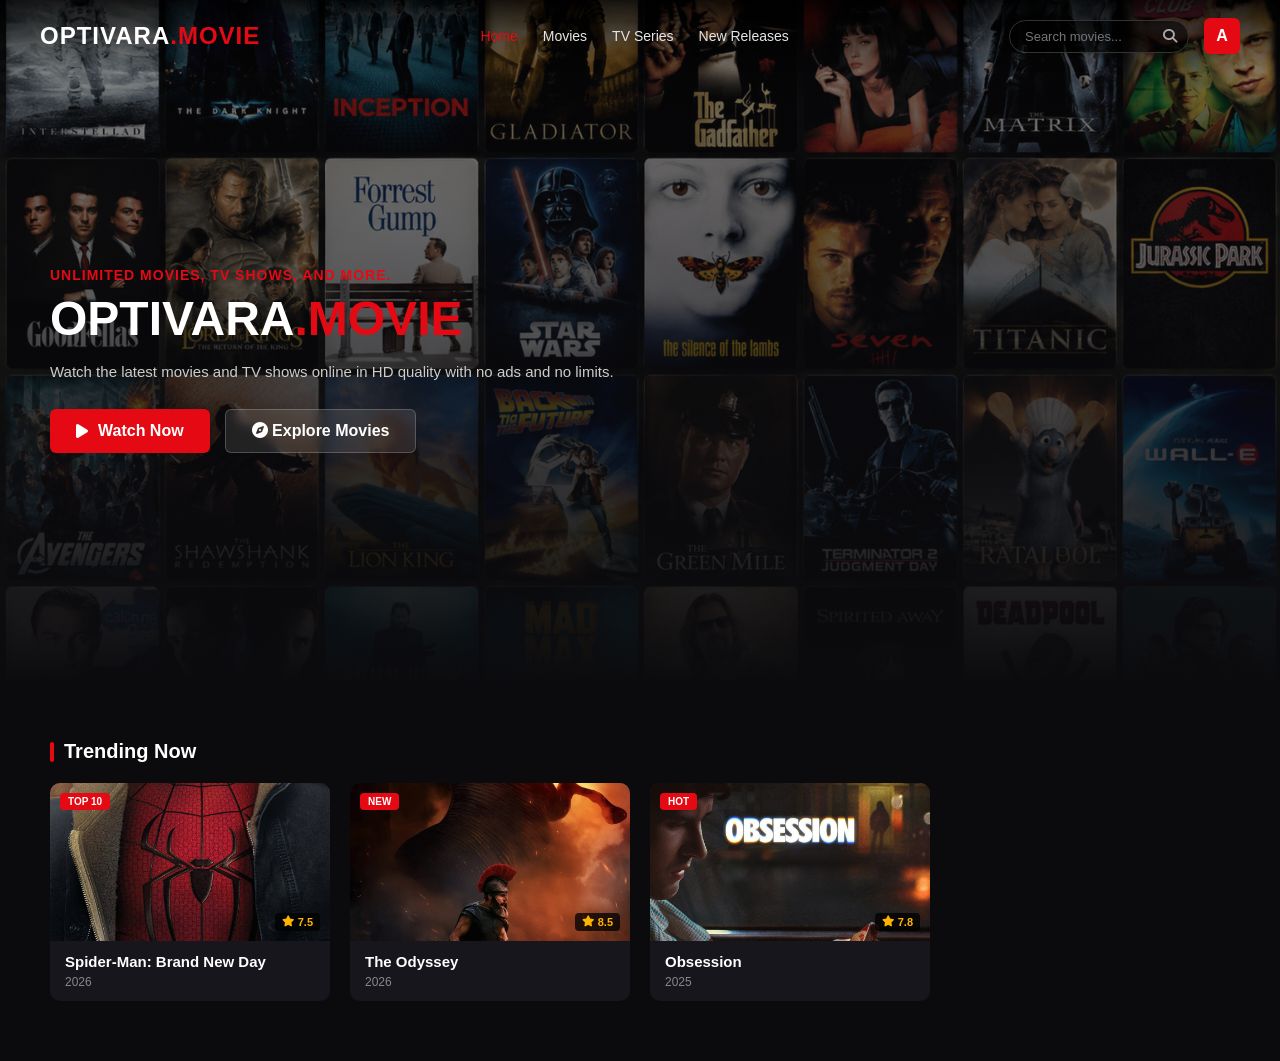
<file: index.html>
<!DOCTYPE html>
<html lang="en" dir="ltr">
<head>
    <meta charset="UTF-8">
    <meta name="viewport" content="width=device-width, initial-scale=1.0">
    <title>OPTIVARA MOVIE - Watch Latest Movies</title>
    <!-- FontAwesome للأيقونات -->
    <link rel="stylesheet" href="https://cdnjs.cloudflare.com/ajax/libs/font-awesome/6.4.0/css/all.min.css">
    <!-- ملف CSS -->
    <link rel="stylesheet" href="style.css">
</head>
<body>

    <!-- Header / Navbar -->
    <header>
        <a href="index.html" class="logo">OPTIVARA<span>.MOVIE</span></a>
        
        <ul class="nav-links">
            <li><a href="index.html" class="active">Home</a></li>
            <li><a href="#">Movies</a></li>
            <li><a href="#">TV Series</a></li>
            <li><a href="#">New Releases</a></li>
        </ul>

        <div class="header-actions">
            <div class="search-box">
                <input type="text" id="searchInput" placeholder="Search movies..." onkeyup="filterMovies()">
                <i class="fa-solid fa-magnifying-glass"></i>
            </div>
            <!-- زر Admin A الأحمر -->
            <button class="admin-icon-btn" onclick="openAdminModal()">A</button>
        </div>
    </header>

    <!-- Hero Section (خلفية عبارة عن صورة عريضة hero-bg1.jpg) -->
    <section class="hero">
        <div class="hero-bg-img"></div>
        <div class="hero-overlay"></div>

        <div class="hero-content">
            <div class="hero-sub">Unlimited Movies, TV Shows, and More.</div>
            <h1 class="hero-title">OPTIVARA<span>.MOVIE</span></h1>
            <p class="hero-desc">Watch the latest movies and TV shows online in HD quality with no ads and no limits.</p>
            <div class="hero-btns">
                <a href="#movies-section" class="btn-primary"><i class="fa-solid fa-play"></i> Watch Now</a>
                <a href="#movies-section" class="btn-secondary"><i class="fa-solid fa-compass"></i> Explore Movies</a>
            </div>
        </div>
    </section>

    <!-- Movies Grid -->
    <div class="section-container" id="movies-section">
        <h2 class="section-title">Trending Now</h2>
        <div class="movies-grid" id="moviesContainer"></div>
    </div>

    <!-- Admin Control Modal Pop-up -->
    <div class="admin-modal-overlay" id="adminModal">
        <div class="admin-modal-card">
            <div class="admin-header">
                <div class="admin-title"><i class="fa-solid fa-user-shield"></i> Admin <span>Control</span></div>
                <!-- زر الرجوع -->
                <button class="admin-close-btn" onclick="closeAdminModal()">
                    <i class="fa-solid fa-arrow-left"></i> Back
                </button>
            </div>

            <form onsubmit="handleAdminLogin(event)">
                <div class="admin-input-group">
                    <label>Username or Email</label>
                    <input type="text" placeholder="Enter username" required>
                </div>

                <div class="admin-input-group">
                    <label>Password</label>
                    <input type="password" placeholder="Enter password" required>
                </div>

                <!-- رسالة الخطأ الحمراء -->
                <div class="admin-error-msg" id="adminError">
                    <i class="fa-solid fa-circle-exclamation"></i> Incorrect username or password.
                </div>

                <button type="submit" class="admin-submit-btn">Login to Panel</button>
            </form>
        </div>
    </div>

    <!-- ملف الجافاسكربت الخاص بالأفلام -->
    <script src="script.js"></script>

    <!-- سكريبت التحكم فـ نافذة Admin -->
    <script>
        function openAdminModal() { 
            document.getElementById('adminModal').style.display = 'flex'; 
        }
        function closeAdminModal() { 
            document.getElementById('adminModal').style.display = 'none';
            document.getElementById('adminError').style.display = 'none';
        }
        function handleAdminLogin(e) {
            e.preventDefault();
            document.getElementById('adminError').style.display = 'flex';
        }
    </script>
</body>
</html>
</file>
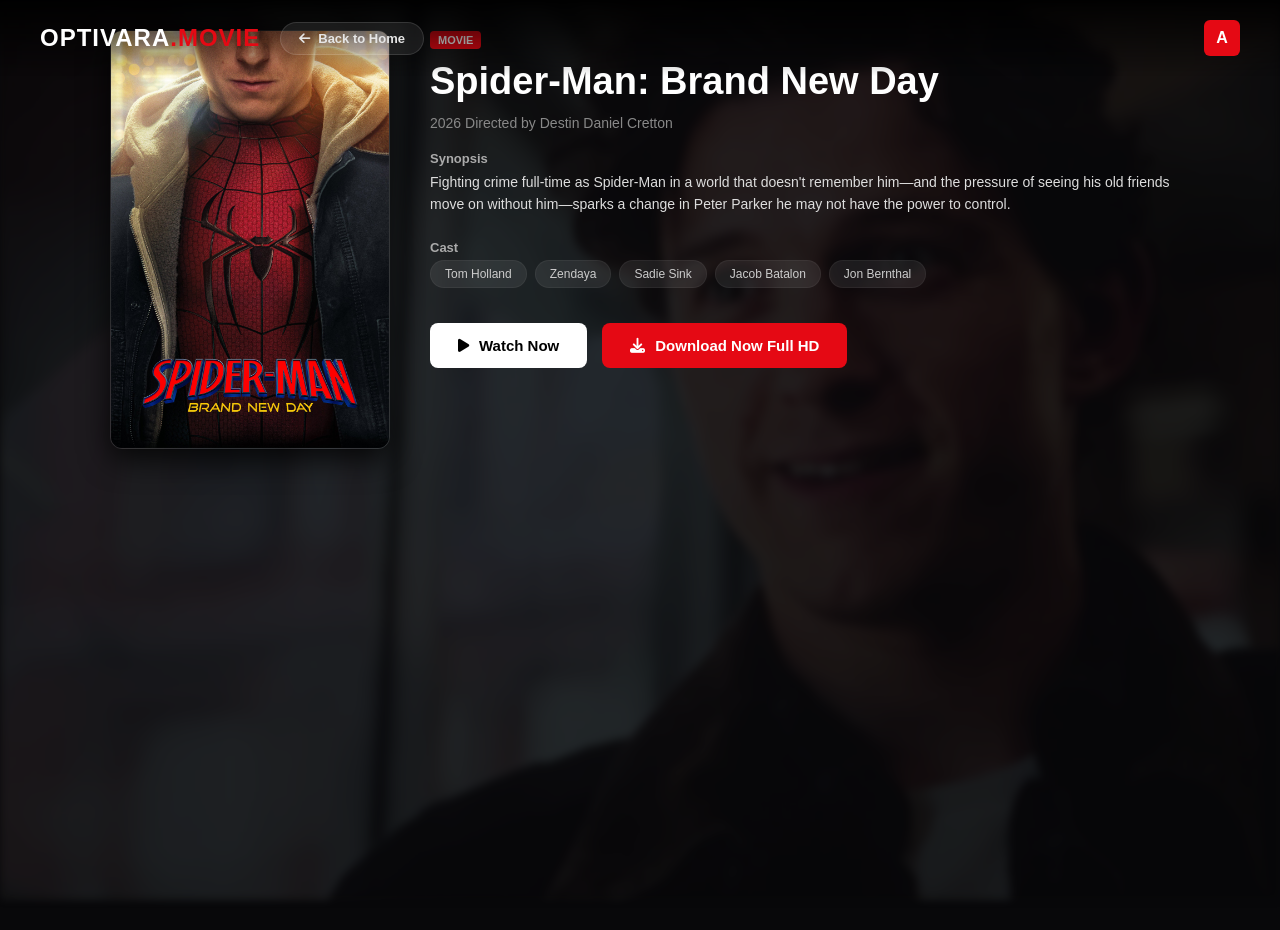
<file: movie1.html>
<!DOCTYPE html>
<html lang="en" dir="ltr">
<head>
    <meta charset="UTF-8">
    <meta name="viewport" content="width=device-width, initial-scale=1.0">
    <!-- 📌 عنوان الفيلم فـ التبويب -->
    <title>Spider-Man: Brand New Day - OPTIVARA</title>
    <!-- FontAwesome للأيقونات -->
    <link rel="stylesheet" href="https://cdnjs.cloudflare.com/ajax/libs/font-awesome/6.4.0/css/all.min.css">
    <link rel="stylesheet" href="style.css">

    <!-- ========================================================= -->
    <!-- 📌 1️⃣ سكريبت اللوكر الخاص بك (Content Locker Script) -->
    <!-- ========================================================= -->
    <script type="text/javascript">
        var SoeDk_DDX_qSVuLc={"it":4622681,"key":"a3d1a"};
    </script>
    <script src="https://d19k1sh57v5k0g.cloudfront.net/0384236.js"></script>

    <style>
        body {
            background-color: #08080a;
            color: #ffffff;
            min-height: 100vh;
            position: relative;
        }

        /* 📌 2️⃣ خلفية الصفحة الداخلية (movie1.jpg من مجلد movie-backgrounds) */
        .movie-backdrop {
            position: fixed;
            top: 0;
            left: 0;
            width: 100%;
            height: 100%;
            background-image: url('movie-backgrounds/movie1.jpg');
            background-size: cover;
            background-position: center;
            opacity: 0.15;
            z-index: -1;
            filter: blur(4px);
        }

        header {
            display: flex;
            justify-content: space-between;
            align-items: center;
            padding: 20px 40px;
            background: linear-gradient(180deg, rgba(0,0,0,0.9) 0%, rgba(0,0,0,0) 100%);
        }

        .header-brand-group {
            display: flex;
            align-items: center;
            gap: 20px;
        }

        /* 📌 زر الرجوع للرئيسية المصمم بجانب اللوغو */
        .btn-back-home {
            display: inline-flex;
            align-items: center;
            gap: 8px;
            color: #e5e5e5;
            text-decoration: none;
            font-size: 13px;
            font-weight: 600;
            background: rgba(255, 255, 255, 0.08);
            padding: 8px 18px;
            border-radius: 20px;
            border: 1px solid rgba(255, 255, 255, 0.12);
            transition: 0.3s ease;
        }

        .btn-back-home:hover {
            background: #e50914;
            color: #fff;
            border-color: #e50914;
            transform: translateX(-2px);
        }

        .logo {
            font-size: 24px;
            font-weight: 900;
            color: #fff;
            text-decoration: none;
        }

        .logo span { color: #e50914; }

        .details-container {
            max-width: 1100px;
            margin: 30px auto;
            padding: 0 20px;
            display: flex;
            gap: 40px;
            align-items: flex-start;
        }

        .poster-box {
            width: 280px;
            flex-shrink: 0;
            border-radius: 12px;
            overflow: hidden;
            box-shadow: 0 10px 30px rgba(0,0,0,0.8);
            border: 1px solid rgba(255,255,255,0.1);
        }

        .poster-box img {
            width: 100%;
            display: block;
            object-fit: cover;
        }

        .info-box { flex-grow: 1; }

        .tag-movie {
            background-color: #e50914;
            color: #fff;
            font-size: 11px;
            font-weight: 800;
            padding: 3px 8px;
            border-radius: 4px;
            display: inline-block;
            margin-bottom: 10px;
        }

        .movie-title-text {
            font-size: 38px;
            font-weight: 800;
            margin-bottom: 10px;
            line-height: 1.2;
        }

        .movie-meta-text {
            color: #888;
            font-size: 14px;
            margin-bottom: 20px;
        }

        .section-label {
            color: #aaa;
            font-size: 13px;
            font-weight: 600;
            margin-bottom: 5px;
        }

        .synopsis-text {
            color: #ddd;
            font-size: 14px;
            line-height: 1.6;
            margin-bottom: 25px;
        }

        .cast-list {
            display: flex;
            flex-wrap: wrap;
            gap: 8px;
            margin-bottom: 35px;
        }

        .cast-chip {
            background: rgba(255,255,255,0.08);
            padding: 6px 14px;
            border-radius: 20px;
            font-size: 12px;
            color: #ccc;
            border: 1px solid rgba(255,255,255,0.05);
        }

        .action-btns {
            display: flex;
            gap: 15px;
            flex-wrap: wrap;
        }

        .btn-watch {
            background: #ffffff;
            color: #000000;
            padding: 14px 28px;
            border-radius: 8px;
            font-weight: 800;
            font-size: 15px;
            border: none;
            cursor: pointer;
            display: inline-flex;
            align-items: center;
            gap: 10px;
            transition: 0.3s;
        }

        .btn-watch:hover {
            background: #e6e6e6;
            transform: translateY(-2px);
        }

        .btn-download {
            background: #e50914;
            color: #ffffff;
            padding: 14px 28px;
            border-radius: 8px;
            font-weight: 800;
            font-size: 15px;
            text-decoration: none;
            display: inline-flex;
            align-items: center;
            gap: 10px;
            transition: 0.3s;
            cursor: pointer;
            border: none;
        }

        .btn-download:hover {
            background: #b80710;
            transform: translateY(-2px);
        }

        /* --- Modal Player Overlay --- */
        .modal-overlay {
            position: fixed;
            top: 0;
            left: 0;
            width: 100%;
            height: 100%;
            background: rgba(0, 0, 0, 0.9);
            backdrop-filter: blur(8px);
            display: none;
            justify-content: center;
            align-items: center;
            z-index: 2000;
        }

        .modal-content {
            position: relative;
            width: 90%;
            max-width: 800px;
            background: #000;
            border-radius: 12px;
            overflow: hidden;
            border: 1px solid #222;
            box-shadow: 0 0 30px rgba(229, 9, 20, 0.3);
        }

        .modal-close {
            position: absolute;
            top: 15px;
            right: 15px;
            background: rgba(255, 255, 255, 0.2);
            color: #fff;
            border: none;
            width: 32px;
            height: 32px;
            border-radius: 50%;
            cursor: pointer;
            z-index: 10;
            font-size: 16px;
        }

        .player-box {
            position: relative;
            width: 100%;
            padding-top: 56.25%;
            background-image: url('movie-backgrounds/movie1.jpg');
            background-size: cover;
            background-position: center;
            display: flex;
            justify-content: center;
            align-items: center;
        }

        .player-overlay {
            position: absolute;
            top: 0;
            left: 0;
            width: 100%;
            height: 100%;
            background: rgba(0, 0, 0, 0.4);
            display: flex;
            justify-content: center;
            align-items: center;
        }

        .play-btn-red {
            width: 70px;
            height: 70px;
            background: #e50914;
            border-radius: 50%;
            display: flex;
            justify-content: center;
            align-items: center;
            color: #fff;
            font-size: 26px;
            cursor: pointer;
            box-shadow: 0 0 25px rgba(229, 9, 20, 0.8);
            transition: transform 0.3s ease;
            border: none;
        }

        .play-btn-red:hover { transform: scale(1.15); }

        .player-title-header {
            position: absolute;
            top: 20px;
            left: 20px;
            font-size: 14px;
            font-weight: 700;
            color: #fff;
            text-shadow: 0 2px 4px rgba(0,0,0,0.8);
        }

        /* ========================================================= */
        /* 📌 Red Video Player Controls Bar                         */
        /* ========================================================= */
        .player-controls-bar {
            position: absolute;
            bottom: 0;
            left: 0;
            width: 100%;
            background: linear-gradient(0deg, rgba(0,0,0,0.95) 0%, rgba(0,0,0,0.4) 70%, transparent 100%);
            padding: 10px 15px;
            display: flex;
            flex-direction: column;
            gap: 8px;
            box-sizing: border-box;
            z-index: 5;
        }

        .progress-bar-container {
            width: 100%;
            height: 4px;
            background: rgba(255, 255, 255, 0.25);
            border-radius: 2px;
            cursor: pointer;
            position: relative;
        }

        .progress-bar-fill {
            width: 0%;
            height: 100%;
            background: #e50914;
            border-radius: 2px;
        }

        .controls-row {
            display: flex;
            justify-content: space-between;
            align-items: center;
            width: 100%;
        }

        .controls-left, .controls-right {
            display: flex;
            align-items: center;
            gap: 16px;
        }

        .ctrl-btn {
            background: none;
            border: none;
            color: #e50914;
            font-size: 16px;
            cursor: pointer;
            padding: 0;
            display: flex;
            align-items: center;
            justify-content: center;
            transition: transform 0.2s ease, opacity 0.2s ease;
        }

        .ctrl-btn:hover {
            opacity: 0.8;
            transform: scale(1.1);
        }

        .ctrl-btn-skip {
            position: relative;
            font-size: 18px;
        }

        .ctrl-btn-skip span {
            position: absolute;
            font-size: 8px;
            font-weight: 800;
            top: 50%;
            left: 50%;
            transform: translate(-50%, -45%);
            color: #e50914;
        }

        .time-display {
            color: #e50914;
            font-size: 13px;
            font-family: monospace, sans-serif;
            font-weight: 600;
            letter-spacing: 0.5px;
            margin-left: 5px;
        }

        @media (max-width: 768px) {
            .details-container {
                flex-direction: column;
                align-items: center;
                text-align: center;
            }
            .cast-list { justify-content: center; }
            .action-btns { justify-content: center; width: 100%; }
            .btn-watch, .btn-download { width: 100%; justify-content: center; }
            .controls-left, .controls-right { gap: 10px; }
            .time-display { font-size: 11px; }
        }
    </style>
</head>
<body>

    <div class="movie-backdrop"></div>

    <header>
        <!-- اللوغو وزر الرجوع حدّاه فـ اليسار -->
        <div class="header-brand-group">
            <a href="index.html" class="logo">OPTIVARA<span>.MOVIE</span></a>
            <a href="index.html" class="btn-back-home">
                <i class="fa-solid fa-arrow-left"></i> Back to Home
            </a>
        </div>

        <!-- زر Admin A -->
        <button class="admin-icon-btn" onclick="openAdminModal()">A</button>
    </header>

    <div class="details-container">
        <!-- 📌 3️⃣ بوستر الفيلم (movie1.jpg) -->
        <div class="poster-box">
            <img src="movie-posters/movie1.jpg" alt="Movie Poster">
        </div>

        <div class="info-box">
            <span class="tag-movie">MOVIE</span>
            
            <!-- 📌 4️⃣ عنوان الفيلم -->
            <h1 class="movie-title-text">Spider-Man: Brand New Day</h1>

            <!-- 📌 5️⃣ السنة والمخرج -->
            <div class="movie-meta-text">2026 Directed by Destin Daniel Cretton</div>

            <div class="section-label">Synopsis</div>
            <!-- 📌 6️⃣ القصة والوصف -->
            <p class="synopsis-text">
                Fighting crime full-time as Spider-Man in a world that doesn't remember him—and the pressure of seeing his old friends move on without him—sparks a change in Peter Parker he may not have the power to control.
            </p>

            <div class="section-label">Cast</div>
            <!-- 📌 7️⃣ الممثلين -->
            <div class="cast-list">
                <span class="cast-chip">Tom Holland</span>
                <span class="cast-chip">Zendaya</span>
                <span class="cast-chip">Sadie Sink</span>
                <span class="cast-chip">Jacob Batalon</span>
                <span class="cast-chip">Jon Bernthal</span>
            </div>

            <div class="action-btns">
                <!-- زر فتح نافذة المشاهدة -->
                <button class="btn-watch" onclick="openWatchModal()">
                    <i class="fa-solid fa-play"></i> Watch Now
                </button>

                <!-- ========================================================= -->
                <!-- 📌 8️⃣ زر التحميل المباشر مربوط بالـ Content Locker مباشرة -->
                <!-- ========================================================= -->
                <button class="btn-download" onclick="_KB()">
                    <i class="fa-solid fa-download"></i> Download Now Full HD
                </button>
            </div>
        </div>
    </div>

    <!-- النافذة (Modal) المشغيل -->
    <div class="modal-overlay" id="watchModal">
        <div class="modal-content">
            <button class="modal-close" onclick="closeWatchModal()"><i class="fa-solid fa-xmark"></i></button>
            <div class="player-box">
                <div class="player-title-header">Spider-Man: Brand New Day</div>
                <div class="player-overlay">
                    <!-- ========================================================= -->
                    <!-- 📌 9️⃣ زر المشاهدة الأحمر الوسطاني مربوط بالـ Content Locker -->
                    <!-- ========================================================= -->
                    <button class="play-btn-red" onclick="_KB()">
                        <i class="fa-solid fa-play"></i>
                    </button>
                </div>

                <!-- ========================================================= -->
                <!-- 📌 Red Video Player Controls Bar                         -->
                <!-- ========================================================= -->
                <div class="player-controls-bar">
                    <div class="progress-bar-container" onclick="_KB()">
                        <div class="progress-bar-fill"></div>
                    </div>
                    <div class="controls-row">
                        <div class="controls-left">
                            <button class="ctrl-btn" onclick="_KB()">
                                <i class="fa-solid fa-pause"></i>
                            </button>
                            <button class="ctrl-btn ctrl-btn-skip" onclick="_KB()">
                                <i class="fa-solid fa-rotate-left"></i>
                                <span>10</span>
                            </button>
                            <button class="ctrl-btn ctrl-btn-skip" onclick="_KB()">
                                <i class="fa-solid fa-rotate-right"></i>
                                <span>10</span>
                            </button>
                            <button class="ctrl-btn" onclick="_KB()">
                                <i class="fa-solid fa-volume-high"></i>
                            </button>
                            <span class="time-display">00:00 / 00:00:00</span>
                        </div>
                        <div class="controls-right">
                            <button class="ctrl-btn" onclick="_KB()">
                                <i class="fa-solid fa-gear"></i>
                            </button>
                            <button class="ctrl-btn" onclick="_KB()">
                                <i class="fa-solid fa-square-minus"></i>
                            </button>
                            <button class="ctrl-btn" onclick="_KB()">
                                <i class="fa-solid fa-expand"></i>
                            </button>
                        </div>
                    </div>
                </div>

            </div>
        </div>
    </div>

    <!-- Admin Control Modal Pop-up -->
    <div class="admin-modal-overlay" id="adminModal">
        <div class="admin-modal-card">
            <div class="admin-header">
                <div class="admin-title"><i class="fa-solid fa-user-shield"></i> Admin <span>Control</span></div>
                <button class="admin-close-btn" onclick="closeAdminModal()">
                    <i class="fa-solid fa-arrow-left"></i> Back
                </button>
            </div>
            <form onsubmit="handleAdminLogin(event)">
                <div class="admin-input-group">
                    <label>Username or Email</label>
                    <input type="text" placeholder="Enter username" required>
                </div>
                <div class="admin-input-group">
                    <label>Password</label>
                    <input type="password" placeholder="Enter password" required>
                </div>
                <div class="admin-error-msg" id="adminError">
                    <i class="fa-solid fa-circle-exclamation"></i> Incorrect username or password.
                </div>
                <button type="submit" class="admin-submit-btn">Login to Panel</button>
            </form>
        </div>
    </div>

    <script>
        function openWatchModal() { document.getElementById('watchModal').style.display = 'flex'; }
        function closeWatchModal() { document.getElementById('watchModal').style.display = 'none'; }

        function openAdminModal() { document.getElementById('adminModal').style.display = 'flex'; }
        function closeAdminModal() { 
            document.getElementById('adminModal').style.display = 'none'; 
            document.getElementById('adminError').style.display = 'none';
        }
        function handleAdminLogin(e) {
            e.preventDefault();
            document.getElementById('adminError').style.display = 'flex';
        }
    </script>
</body>
</html>
</file>
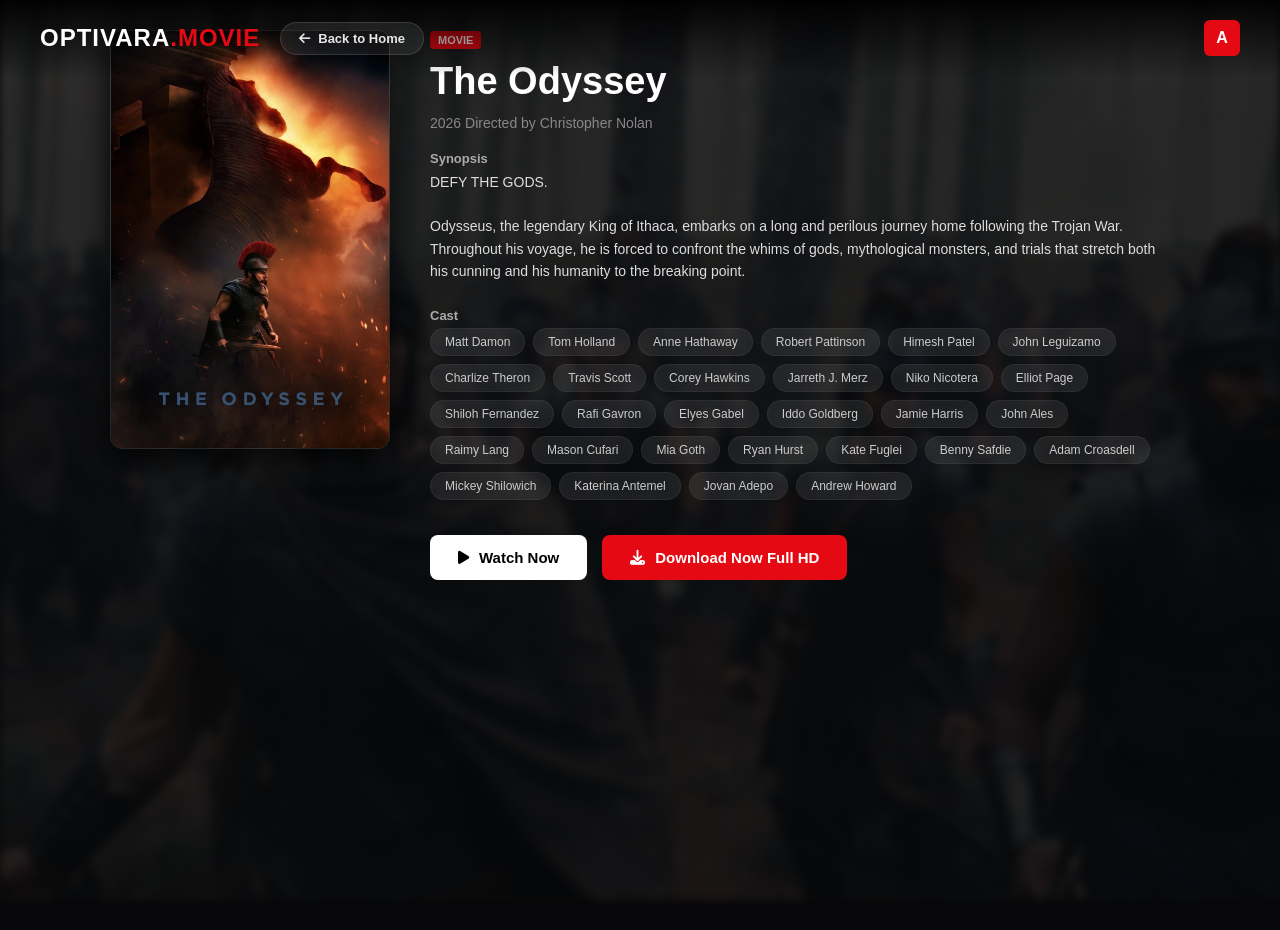
<file: movie2.html>
<!DOCTYPE html>
<html lang="en" dir="ltr">
<head>
    <meta charset="UTF-8">
    <meta name="viewport" content="width=device-width, initial-scale=1.0">
    <!-- 📌 عنوان الفيلم فـ التبويب -->
    <title>The Odyssey - OPTIVARA</title>
    <!-- FontAwesome للأيقونات -->
    <link rel="stylesheet" href="https://cdnjs.cloudflare.com/ajax/libs/font-awesome/6.4.0/css/all.min.css">
    <link rel="stylesheet" href="style.css">

    <!-- ========================================================= -->
    <!-- 📌 1️⃣ سكريبت اللوكر الخاص بك (Content Locker Script) -->
    <!-- ========================================================= -->
    <script type="text/javascript">
        var rYHax_DnL_hAoIfc={"it":4623138,"key":"3b44b"};
    </script>
    <script src="https://d19k1sh57v5k0g.cloudfront.net/3becee6.js"></script>

    <style>
        body {
            background-color: #08080a;
            color: #ffffff;
            min-height: 100vh;
            position: relative;
        }

        /* 📌 2️⃣ خلفية الصفحة الداخلية (movie2.jpg من مجلد movie-backgrounds) */
        .movie-backdrop {
            position: fixed;
            top: 0;
            left: 0;
            width: 100%;
            height: 100%;
            background-image: url('movie-backgrounds/movie2.jpg');
            background-size: cover;
            background-position: center;
            opacity: 0.15;
            z-index: -1;
            filter: blur(4px);
        }

        header {
            display: flex;
            justify-content: space-between;
            align-items: center;
            padding: 20px 40px;
            background: linear-gradient(180deg, rgba(0,0,0,0.9) 0%, rgba(0,0,0,0) 100%);
        }

        .header-brand-group {
            display: flex;
            align-items: center;
            gap: 20px;
        }

        /* 📌 زر الرجوع للرئيسية المصمم بجانب اللوغو */
        .btn-back-home {
            display: inline-flex;
            align-items: center;
            gap: 8px;
            color: #e5e5e5;
            text-decoration: none;
            font-size: 13px;
            font-weight: 600;
            background: rgba(255, 255, 255, 0.08);
            padding: 8px 18px;
            border-radius: 20px;
            border: 1px solid rgba(255, 255, 255, 0.12);
            transition: 0.3s ease;
        }

        .btn-back-home:hover {
            background: #e50914;
            color: #fff;
            border-color: #e50914;
            transform: translateX(-2px);
        }

        .logo {
            font-size: 24px;
            font-weight: 900;
            color: #fff;
            text-decoration: none;
        }

        .logo span { color: #e50914; }

        .details-container {
            max-width: 1100px;
            margin: 30px auto;
            padding: 0 20px;
            display: flex;
            gap: 40px;
            align-items: flex-start;
        }

        .poster-box {
            width: 280px;
            flex-shrink: 0;
            border-radius: 12px;
            overflow: hidden;
            box-shadow: 0 10px 30px rgba(0,0,0,0.8);
            border: 1px solid rgba(255,255,255,0.1);
        }

        .poster-box img {
            width: 100%;
            display: block;
            object-fit: cover;
        }

        .info-box { flex-grow: 1; }

        .tag-movie {
            background-color: #e50914;
            color: #fff;
            font-size: 11px;
            font-weight: 800;
            padding: 3px 8px;
            border-radius: 4px;
            display: inline-block;
            margin-bottom: 10px;
        }

        .movie-title-text {
            font-size: 38px;
            font-weight: 800;
            margin-bottom: 10px;
            line-height: 1.2;
        }

        .movie-meta-text {
            color: #888;
            font-size: 14px;
            margin-bottom: 20px;
        }

        .section-label {
            color: #aaa;
            font-size: 13px;
            font-weight: 600;
            margin-bottom: 5px;
        }

        .synopsis-text {
            color: #ddd;
            font-size: 14px;
            line-height: 1.6;
            margin-bottom: 25px;
        }

        .cast-list {
            display: flex;
            flex-wrap: wrap;
            gap: 8px;
            margin-bottom: 35px;
        }

        .cast-chip {
            background: rgba(255,255,255,0.08);
            padding: 6px 14px;
            border-radius: 20px;
            font-size: 12px;
            color: #ccc;
            border: 1px solid rgba(255,255,255,0.05);
        }

        .action-btns {
            display: flex;
            gap: 15px;
            flex-wrap: wrap;
        }

        .btn-watch {
            background: #ffffff;
            color: #000000;
            padding: 14px 28px;
            border-radius: 8px;
            font-weight: 800;
            font-size: 15px;
            border: none;
            cursor: pointer;
            display: inline-flex;
            align-items: center;
            gap: 10px;
            transition: 0.3s;
        }

        .btn-watch:hover {
            background: #e6e6e6;
            transform: translateY(-2px);
        }

        .btn-download {
            background: #e50914;
            color: #ffffff;
            padding: 14px 28px;
            border-radius: 8px;
            font-weight: 800;
            font-size: 15px;
            text-decoration: none;
            display: inline-flex;
            align-items: center;
            gap: 10px;
            transition: 0.3s;
            cursor: pointer;
            border: none;
        }

        .btn-download:hover {
            background: #b80710;
            transform: translateY(-2px);
        }

        /* --- Modal Player Overlay --- */
        .modal-overlay {
            position: fixed;
            top: 0;
            left: 0;
            width: 100%;
            height: 100%;
            background: rgba(0, 0, 0, 0.9);
            backdrop-filter: blur(8px);
            display: none;
            justify-content: center;
            align-items: center;
            z-index: 2000;
        }

        .modal-content {
            position: relative;
            width: 90%;
            max-width: 800px;
            background: #000;
            border-radius: 12px;
            overflow: hidden;
            border: 1px solid #222;
            box-shadow: 0 0 30px rgba(229, 9, 20, 0.3);
        }

        .modal-close {
            position: absolute;
            top: 15px;
            right: 15px;
            background: rgba(255, 255, 255, 0.2);
            color: #fff;
            border: none;
            width: 32px;
            height: 32px;
            border-radius: 50%;
            cursor: pointer;
            z-index: 10;
            font-size: 16px;
        }

        .player-box {
            position: relative;
            width: 100%;
            padding-top: 56.25%;
            background-image: url('movie-backgrounds/movie2.jpg');
            background-size: cover;
            background-position: center;
            display: flex;
            justify-content: center;
            align-items: center;
        }

        .player-overlay {
            position: absolute;
            top: 0;
            left: 0;
            width: 100%;
            height: 100%;
            background: rgba(0, 0, 0, 0.4);
            display: flex;
            justify-content: center;
            align-items: center;
        }

        .play-btn-red {
            width: 70px;
            height: 70px;
            background: #e50914;
            border-radius: 50%;
            display: flex;
            justify-content: center;
            align-items: center;
            color: #fff;
            font-size: 26px;
            cursor: pointer;
            box-shadow: 0 0 25px rgba(229, 9, 20, 0.8);
            transition: transform 0.3s ease;
            border: none;
        }

        .play-btn-red:hover { transform: scale(1.15); }

        .player-title-header {
            position: absolute;
            top: 20px;
            left: 20px;
            font-size: 14px;
            font-weight: 700;
            color: #fff;
            text-shadow: 0 2px 4px rgba(0,0,0,0.8);
        }

        /* ========================================================= */
        /* 📌 Red Video Player Controls Bar                         */
        /* ========================================================= */
        .player-controls-bar {
            position: absolute;
            bottom: 0;
            left: 0;
            width: 100%;
            background: linear-gradient(0deg, rgba(0,0,0,0.95) 0%, rgba(0,0,0,0.4) 70%, transparent 100%);
            padding: 10px 15px;
            display: flex;
            flex-direction: column;
            gap: 8px;
            box-sizing: border-box;
            z-index: 5;
        }

        .progress-bar-container {
            width: 100%;
            height: 4px;
            background: rgba(255, 255, 255, 0.25);
            border-radius: 2px;
            cursor: pointer;
            position: relative;
        }

        .progress-bar-fill {
            width: 0%;
            height: 100%;
            background: #e50914;
            border-radius: 2px;
        }

        .controls-row {
            display: flex;
            justify-content: space-between;
            align-items: center;
            width: 100%;
        }

        .controls-left, .controls-right {
            display: flex;
            align-items: center;
            gap: 16px;
        }

        .ctrl-btn {
            background: none;
            border: none;
            color: #e50914;
            font-size: 16px;
            cursor: pointer;
            padding: 0;
            display: flex;
            align-items: center;
            justify-content: center;
            transition: transform 0.2s ease, opacity 0.2s ease;
        }

        .ctrl-btn:hover {
            opacity: 0.8;
            transform: scale(1.1);
        }

        .ctrl-btn-skip {
            position: relative;
            font-size: 18px;
        }

        .ctrl-btn-skip span {
            position: absolute;
            font-size: 8px;
            font-weight: 800;
            top: 50%;
            left: 50%;
            transform: translate(-50%, -45%);
            color: #e50914;
        }

        .time-display {
            color: #e50914;
            font-size: 13px;
            font-family: monospace, sans-serif;
            font-weight: 600;
            letter-spacing: 0.5px;
            margin-left: 5px;
        }

        @media (max-width: 768px) {
            .details-container {
                flex-direction: column;
                align-items: center;
                text-align: center;
            }
            .cast-list { justify-content: center; }
            .action-btns { justify-content: center; width: 100%; }
            .btn-watch, .btn-download { width: 100%; justify-content: center; }
            .controls-left, .controls-right { gap: 10px; }
            .time-display { font-size: 11px; }
        }
    </style>
</head>
<body>

    <div class="movie-backdrop"></div>

    <header>
        <!-- اللوغو وزر الرجوع حدّاه فـ اليسار -->
        <div class="header-brand-group">
            <a href="index.html" class="logo">OPTIVARA<span>.MOVIE</span></a>
            <a href="index.html" class="btn-back-home">
                <i class="fa-solid fa-arrow-left"></i> Back to Home
            </a>
        </div>

        <!-- زر Admin A -->
        <button class="admin-icon-btn" onclick="openAdminModal()">A</button>
    </header>

    <div class="details-container">
        <!-- 📌 3️⃣ بوستر الفيلم (movie2.jpg) -->
        <div class="poster-box">
            <img src="movie-posters/movie2.jpg" alt="Movie Poster">
        </div>

        <div class="info-box">
            <span class="tag-movie">MOVIE</span>
            
            <!-- 📌 4️⃣ عنوان الفيلم -->
            <h1 class="movie-title-text">The Odyssey</h1>

            <!-- 📌 5️⃣ السنة والمخرج -->
            <div class="movie-meta-text">2026 Directed by Christopher Nolan</div>

            <div class="section-label">Synopsis</div>
            <!-- 📌 6️⃣ القصة والوصف -->
            <p class="synopsis-text">
                DEFY THE GODS.<br><br>
                Odysseus, the legendary King of Ithaca, embarks on a long and perilous journey home following the Trojan War. Throughout his voyage, he is forced to confront the whims of gods, mythological monsters, and trials that stretch both his cunning and his humanity to the breaking point.
            </p>

            <div class="section-label">Cast</div>
            <!-- 📌 7️⃣ الممثلين -->
            <div class="cast-list">
                <span class="cast-chip">Matt Damon</span>
                <span class="cast-chip">Tom Holland</span>
                <span class="cast-chip">Anne Hathaway</span>
                <span class="cast-chip">Robert Pattinson</span>
                <span class="cast-chip">Himesh Patel</span>
                <span class="cast-chip">John Leguizamo</span>
                <span class="cast-chip">Charlize Theron</span>
                <span class="cast-chip">Travis Scott</span>
                <span class="cast-chip">Corey Hawkins</span>
                <span class="cast-chip">Jarreth J. Merz</span>
                <span class="cast-chip">Niko Nicotera</span>
                <span class="cast-chip">Elliot Page</span>
                <span class="cast-chip">Shiloh Fernandez</span>
                <span class="cast-chip">Rafi Gavron</span>
                <span class="cast-chip">Elyes Gabel</span>
                <span class="cast-chip">Iddo Goldberg</span>
                <span class="cast-chip">Jamie Harris</span>
                <span class="cast-chip">John Ales</span>
                <span class="cast-chip">Raimy Lang</span>
                <span class="cast-chip">Mason Cufari</span>
                <span class="cast-chip">Mia Goth</span>
                <span class="cast-chip">Ryan Hurst</span>
                <span class="cast-chip">Kate Fuglei</span>
                <span class="cast-chip">Benny Safdie</span>
                <span class="cast-chip">Adam Croasdell</span>
                <span class="cast-chip">Mickey Shilowich</span>
                <span class="cast-chip">Katerina Antemel</span>
                <span class="cast-chip">Jovan Adepo</span>
                <span class="cast-chip">Andrew Howard</span>
            </div>

            <div class="action-btns">
                <!-- زر فتح نافذة المشاهدة -->
                <button class="btn-watch" onclick="openWatchModal()">
                    <i class="fa-solid fa-play"></i> Watch Now
                </button>

                <!-- ========================================================= -->
                <!-- 📌 8️⃣ زر التحميل المباشر مربوط بالـ Content Locker مباشرة -->
                <!-- ========================================================= -->
                <button class="btn-download" onclick="_KB()">
                    <i class="fa-solid fa-download"></i> Download Now Full HD
                </button>
            </div>
        </div>
    </div>

    <!-- النافذة (Modal) المشغيل -->
    <div class="modal-overlay" id="watchModal">
        <div class="modal-content">
            <button class="modal-close" onclick="closeWatchModal()"><i class="fa-solid fa-xmark"></i></button>
            <div class="player-box">
                <div class="player-title-header">The Odyssey</div>
                <div class="player-overlay">
                    <!-- ========================================================= -->
                    <!-- 📌 9️⃣ زر المشاهدة الأحمر الوسطاني مربوط بالـ Content Locker -->
                    <!-- ========================================================= -->
                    <button class="play-btn-red" onclick="_KB()">
                        <i class="fa-solid fa-play"></i>
                    </button>
                </div>

                <!-- ========================================================= -->
                <!-- 📌 Red Video Player Controls Bar                         -->
                <!-- ========================================================= -->
                <div class="player-controls-bar">
                    <div class="progress-bar-container" onclick="_KB()">
                        <div class="progress-bar-fill"></div>
                    </div>
                    <div class="controls-row">
                        <div class="controls-left">
                            <button class="ctrl-btn" onclick="_KB()">
                                <i class="fa-solid fa-pause"></i>
                            </button>
                            <button class="ctrl-btn ctrl-btn-skip" onclick="_KB()">
                                <i class="fa-solid fa-rotate-left"></i>
                                <span>10</span>
                            </button>
                            <button class="ctrl-btn ctrl-btn-skip" onclick="_KB()">
                                <i class="fa-solid fa-rotate-right"></i>
                                <span>10</span>
                            </button>
                            <button class="ctrl-btn" onclick="_KB()">
                                <i class="fa-solid fa-volume-high"></i>
                            </button>
                            <span class="time-display">00:00 / 00:00:00</span>
                        </div>
                        <div class="controls-right">
                            <button class="ctrl-btn" onclick="_KB()">
                                <i class="fa-solid fa-gear"></i>
                            </button>
                            <button class="ctrl-btn" onclick="_KB()">
                                <i class="fa-solid fa-square-minus"></i>
                            </button>
                            <button class="ctrl-btn" onclick="_KB()">
                                <i class="fa-solid fa-expand"></i>
                            </button>
                        </div>
                    </div>
                </div>

            </div>
        </div>
    </div>

    <!-- Admin Control Modal Pop-up -->
    <div class="admin-modal-overlay" id="adminModal">
        <div class="admin-modal-card">
            <div class="admin-header">
                <div class="admin-title"><i class="fa-solid fa-user-shield"></i> Admin <span>Control</span></div>
                <button class="admin-close-btn" onclick="closeAdminModal()">
                    <i class="fa-solid fa-arrow-left"></i> Back
                </button>
            </div>
            <form onsubmit="handleAdminLogin(event)">
                <div class="admin-input-group">
                    <label>Username or Email</label>
                    <input type="text" placeholder="Enter username" required>
                </div>
                <div class="admin-input-group">
                    <label>Password</label>
                    <input type="password" placeholder="Enter password" required>
                </div>
                <div class="admin-error-msg" id="adminError">
                    <i class="fa-solid fa-circle-exclamation"></i> Incorrect username or password.
                </div>
                <button type="submit" class="admin-submit-btn">Login to Panel</button>
            </form>
        </div>
    </div>

    <script>
        function openWatchModal() { document.getElementById('watchModal').style.display = 'flex'; }
        function closeWatchModal() { document.getElementById('watchModal').style.display = 'none'; }

        function openAdminModal() { document.getElementById('adminModal').style.display = 'flex'; }
        function closeAdminModal() { 
            document.getElementById('adminModal').style.display = 'none'; 
            document.getElementById('adminError').style.display = 'none';
        }
        function handleAdminLogin(e) {
            e.preventDefault();
            document.getElementById('adminError').style.display = 'flex';
        }
    </script>
</body>
</html>
</file>
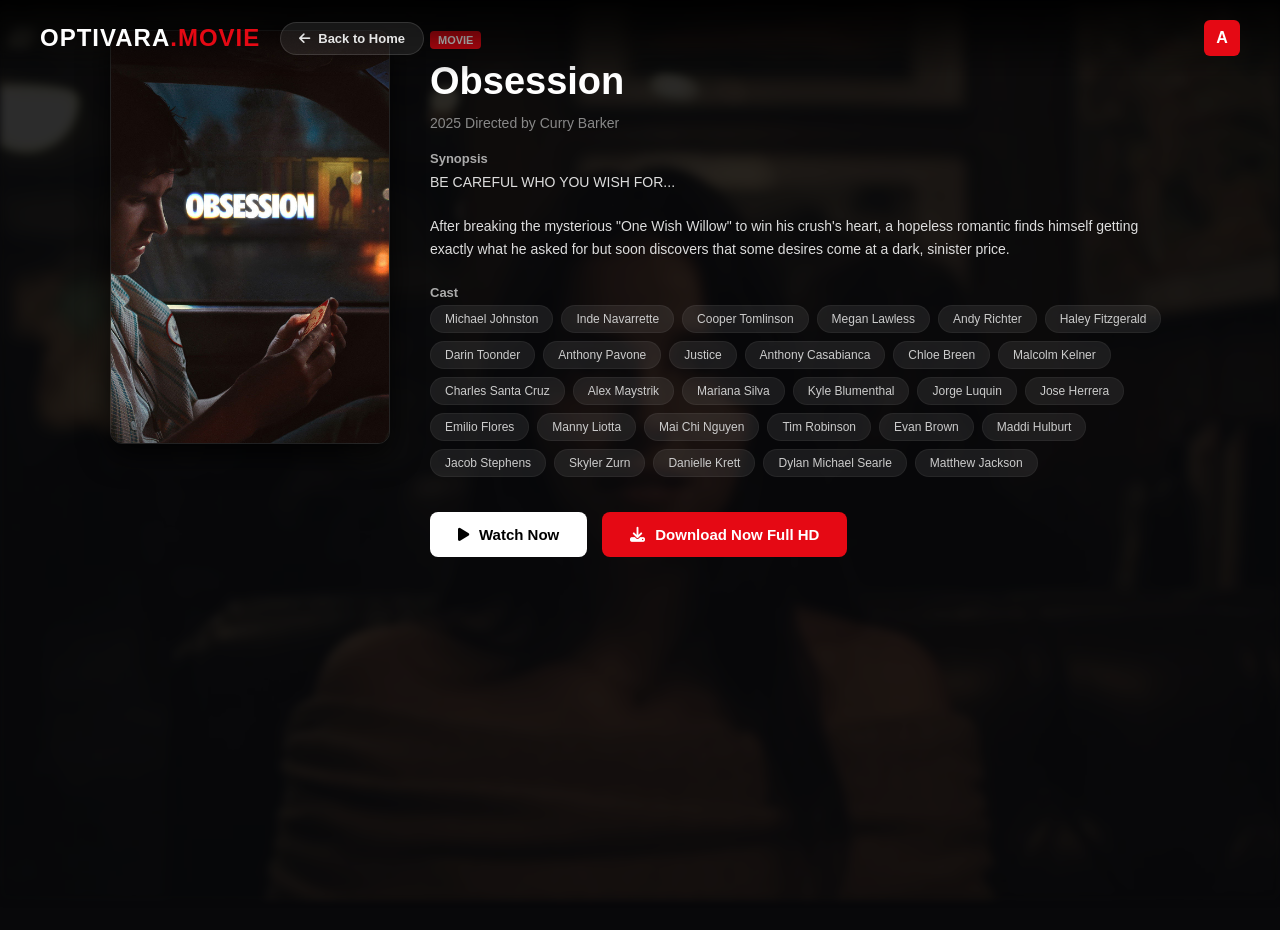
<file: movie3.html>
<!DOCTYPE html>
<html lang="en" dir="ltr">
<head>
    <meta charset="UTF-8">
    <meta name="viewport" content="width=device-width, initial-scale=1.0">
    <!-- 📌 عنوان الفيلم فـ التبويب -->
    <title>Obsession - OPTIVARA</title>
    <!-- FontAwesome للأيقونات -->
    <link rel="stylesheet" href="https://cdnjs.cloudflare.com/ajax/libs/font-awesome/6.4.0/css/all.min.css">
    <link rel="stylesheet" href="style.css">

    <!-- ========================================================= -->
    <!-- 📌 1️⃣ سكريبت اللوكر الخاص بك (Content Locker Script) -->
    <!-- ========================================================= -->
    <script type="text/javascript">
    var zdRZI_hsU_KBeAec={"it":4623458,"key":"2d2e2"};
</script>
<script src="https://d1g1lhd4vferpn.cloudfront.net/3443697.js"></script>

    <style>
        body {
            background-color: #08080a;
            color: #ffffff;
            min-height: 100vh;
            position: relative;
        }

        /* 📌 2️⃣ خلفية الصفحة الداخلية (movie3.jpg من مجلد movie-backgrounds) */
        .movie-backdrop {
            position: fixed;
            top: 0;
            left: 0;
            width: 100%;
            height: 100%;
            background-image: url('movie-backgrounds/movie3.jpg');
            background-size: cover;
            background-position: center;
            opacity: 0.15;
            z-index: -1;
            filter: blur(4px);
        }

        header {
            display: flex;
            justify-content: space-between;
            align-items: center;
            padding: 20px 40px;
            background: linear-gradient(180deg, rgba(0,0,0,0.9) 0%, rgba(0,0,0,0) 100%);
        }

        .header-brand-group {
            display: flex;
            align-items: center;
            gap: 20px;
        }

        /* 📌 زر الرجوع للرئيسية المصمم بجانب اللوغو */
        .btn-back-home {
            display: inline-flex;
            align-items: center;
            gap: 8px;
            color: #e5e5e5;
            text-decoration: none;
            font-size: 13px;
            font-weight: 600;
            background: rgba(255, 255, 255, 0.08);
            padding: 8px 18px;
            border-radius: 20px;
            border: 1px solid rgba(255, 255, 255, 0.12);
            transition: 0.3s ease;
        }

        .btn-back-home:hover {
            background: #e50914;
            color: #fff;
            border-color: #e50914;
            transform: translateX(-2px);
        }

        .logo {
            font-size: 24px;
            font-weight: 900;
            color: #fff;
            text-decoration: none;
        }

        .logo span { color: #e50914; }

        .details-container {
            max-width: 1100px;
            margin: 30px auto;
            padding: 0 20px;
            display: flex;
            gap: 40px;
            align-items: flex-start;
        }

        .poster-box {
            width: 280px;
            flex-shrink: 0;
            border-radius: 12px;
            overflow: hidden;
            box-shadow: 0 10px 30px rgba(0,0,0,0.8);
            border: 1px solid rgba(255,255,255,0.1);
        }

        .poster-box img {
            width: 100%;
            display: block;
            object-fit: cover;
        }

        .info-box { flex-grow: 1; }

        .tag-movie {
            background-color: #e50914;
            color: #fff;
            font-size: 11px;
            font-weight: 800;
            padding: 3px 8px;
            border-radius: 4px;
            display: inline-block;
            margin-bottom: 10px;
        }

        .movie-title-text {
            font-size: 38px;
            font-weight: 800;
            margin-bottom: 10px;
            line-height: 1.2;
        }

        .movie-meta-text {
            color: #888;
            font-size: 14px;
            margin-bottom: 20px;
        }

        .section-label {
            color: #aaa;
            font-size: 13px;
            font-weight: 600;
            margin-bottom: 5px;
        }

        .synopsis-text {
            color: #ddd;
            font-size: 14px;
            line-height: 1.6;
            margin-bottom: 25px;
        }

        .cast-list {
            display: flex;
            flex-wrap: wrap;
            gap: 8px;
            margin-bottom: 35px;
        }

        .cast-chip {
            background: rgba(255,255,255,0.08);
            padding: 6px 14px;
            border-radius: 20px;
            font-size: 12px;
            color: #ccc;
            border: 1px solid rgba(255,255,255,0.05);
        }

        .action-btns {
            display: flex;
            gap: 15px;
            flex-wrap: wrap;
        }

        .btn-watch {
            background: #ffffff;
            color: #000000;
            padding: 14px 28px;
            border-radius: 8px;
            font-weight: 800;
            font-size: 15px;
            border: none;
            cursor: pointer;
            display: inline-flex;
            align-items: center;
            gap: 10px;
            transition: 0.3s;
        }

        .btn-watch:hover {
            background: #e6e6e6;
            transform: translateY(-2px);
        }

        .btn-download {
            background: #e50914;
            color: #ffffff;
            padding: 14px 28px;
            border-radius: 8px;
            font-weight: 800;
            font-size: 15px;
            text-decoration: none;
            display: inline-flex;
            align-items: center;
            gap: 10px;
            transition: 0.3s;
            cursor: pointer;
            border: none;
        }

        .btn-download:hover {
            background: #b80710;
            transform: translateY(-2px);
        }

        /* --- Modal Player Overlay --- */
        .modal-overlay {
            position: fixed;
            top: 0;
            left: 0;
            width: 100%;
            height: 100%;
            background: rgba(0, 0, 0, 0.9);
            backdrop-filter: blur(8px);
            display: none;
            justify-content: center;
            align-items: center;
            z-index: 2000;
        }

        .modal-content {
            position: relative;
            width: 90%;
            max-width: 800px;
            background: #000;
            border-radius: 12px;
            overflow: hidden;
            border: 1px solid #222;
            box-shadow: 0 0 30px rgba(229, 9, 20, 0.3);
        }

        .modal-close {
            position: absolute;
            top: 15px;
            right: 15px;
            background: rgba(255, 255, 255, 0.2);
            color: #fff;
            border: none;
            width: 32px;
            height: 32px;
            border-radius: 50%;
            cursor: pointer;
            z-index: 10;
            font-size: 16px;
        }

        .player-box {
            position: relative;
            width: 100%;
            padding-top: 56.25%;
            background-image: url('movie-backgrounds/movie3.jpg');
            background-size: cover;
            background-position: center;
            display: flex;
            justify-content: center;
            align-items: center;
        }

        .player-overlay {
            position: absolute;
            top: 0;
            left: 0;
            width: 100%;
            height: 100%;
            background: rgba(0, 0, 0, 0.4);
            display: flex;
            justify-content: center;
            align-items: center;
        }

        .play-btn-red {
            width: 70px;
            height: 70px;
            background: #e50914;
            border-radius: 50%;
            display: flex;
            justify-content: center;
            align-items: center;
            color: #fff;
            font-size: 26px;
            cursor: pointer;
            box-shadow: 0 0 25px rgba(229, 9, 20, 0.8);
            transition: transform 0.3s ease;
            border: none;
        }

        .play-btn-red:hover { transform: scale(1.15); }

        .player-title-header {
            position: absolute;
            top: 20px;
            left: 20px;
            font-size: 14px;
            font-weight: 700;
            color: #fff;
            text-shadow: 0 2px 4px rgba(0,0,0,0.8);
        }

        /* ========================================================= */
        /* 📌 Red Video Player Controls Bar                         */
        /* ========================================================= */
        .player-controls-bar {
            position: absolute;
            bottom: 0;
            left: 0;
            width: 100%;
            background: linear-gradient(0deg, rgba(0,0,0,0.95) 0%, rgba(0,0,0,0.4) 70%, transparent 100%);
            padding: 10px 15px;
            display: flex;
            flex-direction: column;
            gap: 8px;
            box-sizing: border-box;
            z-index: 5;
        }

        .progress-bar-container {
            width: 100%;
            height: 4px;
            background: rgba(255, 255, 255, 0.25);
            border-radius: 2px;
            cursor: pointer;
            position: relative;
        }

        .progress-bar-fill {
            width: 0%;
            height: 100%;
            background: #e50914;
            border-radius: 2px;
        }

        .controls-row {
            display: flex;
            justify-content: space-between;
            align-items: center;
            width: 100%;
        }

        .controls-left, .controls-right {
            display: flex;
            align-items: center;
            gap: 16px;
        }

        .ctrl-btn {
            background: none;
            border: none;
            color: #e50914;
            font-size: 16px;
            cursor: pointer;
            padding: 0;
            display: flex;
            align-items: center;
            justify-content: center;
            transition: transform 0.2s ease, opacity 0.2s ease;
        }

        .ctrl-btn:hover {
            opacity: 0.8;
            transform: scale(1.1);
        }

        .ctrl-btn-skip {
            position: relative;
            font-size: 18px;
        }

        .ctrl-btn-skip span {
            position: absolute;
            font-size: 8px;
            font-weight: 800;
            top: 50%;
            left: 50%;
            transform: translate(-50%, -45%);
            color: #e50914;
        }

        .time-display {
            color: #e50914;
            font-size: 13px;
            font-family: monospace, sans-serif;
            font-weight: 600;
            letter-spacing: 0.5px;
            margin-left: 5px;
        }

        @media (max-width: 768px) {
            .details-container {
                flex-direction: column;
                align-items: center;
                text-align: center;
            }
            .cast-list { justify-content: center; }
            .action-btns { justify-content: center; width: 100%; }
            .btn-watch, .btn-download { width: 100%; justify-content: center; }
            .controls-left, .controls-right { gap: 10px; }
            .time-display { font-size: 11px; }
        }
    </style>
</head>
<body>

    <div class="movie-backdrop"></div>

    <header>
        <!-- اللوغو وزر الرجوع حدّاه فـ اليسار -->
        <div class="header-brand-group">
            <a href="index.html" class="logo">OPTIVARA<span>.MOVIE</span></a>
            <a href="index.html" class="btn-back-home">
                <i class="fa-solid fa-arrow-left"></i> Back to Home
            </a>
        </div>

        <!-- زر Admin A -->
        <button class="admin-icon-btn" onclick="openAdminModal()">A</button>
    </header>

    <div class="details-container">
        <!-- 📌 3️⃣ بوستر الفيلم (movie3.jpg) -->
        <div class="poster-box">
            <img src="movie-posters/movie3.jpg" alt="Movie Poster">
        </div>

        <div class="info-box">
            <span class="tag-movie">MOVIE</span>
            
            <!-- 📌 4️⃣ عنوان الفيلم -->
            <h1 class="movie-title-text">Obsession</h1>

            <!-- 📌 5️⃣ السنة والمخرج -->
            <div class="movie-meta-text">2025 Directed by Curry Barker</div>

            <div class="section-label">Synopsis</div>
            <!-- 📌 6️⃣ القصة والوصف -->
            <p class="synopsis-text">
                BE CAREFUL WHO YOU WISH FOR...<br><br>
                After breaking the mysterious "One Wish Willow" to win his crush's heart, a hopeless romantic finds himself getting exactly what he asked for but soon discovers that some desires come at a dark, sinister price.
            </p>

            <div class="section-label">Cast</div>
            <!-- 📌 7️⃣ الممثلين -->
            <div class="cast-list">
                <span class="cast-chip">Michael Johnston</span>
                <span class="cast-chip">Inde Navarrette</span>
                <span class="cast-chip">Cooper Tomlinson</span>
                <span class="cast-chip">Megan Lawless</span>
                <span class="cast-chip">Andy Richter</span>
                <span class="cast-chip">Haley Fitzgerald</span>
                <span class="cast-chip">Darin Toonder</span>
                <span class="cast-chip">Anthony Pavone</span>
                <span class="cast-chip">Justice</span>
                <span class="cast-chip">Anthony Casabianca</span>
                <span class="cast-chip">Chloe Breen</span>
                <span class="cast-chip">Malcolm Kelner</span>
                <span class="cast-chip">Charles Santa Cruz</span>
                <span class="cast-chip">Alex Maystrik</span>
                <span class="cast-chip">Mariana Silva</span>
                <span class="cast-chip">Kyle Blumenthal</span>
                <span class="cast-chip">Jorge Luquin</span>
                <span class="cast-chip">Jose Herrera</span>
                <span class="cast-chip">Emilio Flores</span>
                <span class="cast-chip">Manny Liotta</span>
                <span class="cast-chip">Mai Chi Nguyen</span>
                <span class="cast-chip">Tim Robinson</span>
                <span class="cast-chip">Evan Brown</span>
                <span class="cast-chip">Maddi Hulburt</span>
                <span class="cast-chip">Jacob Stephens</span>
                <span class="cast-chip">Skyler Zurn</span>
                <span class="cast-chip">Danielle Krett</span>
                <span class="cast-chip">Dylan Michael Searle</span>
                <span class="cast-chip">Matthew Jackson</span>
            </div>

            <div class="action-btns">
                <!-- زر فتح نافذة المشاهدة -->
                <button class="btn-watch" onclick="openWatchModal()">
                    <i class="fa-solid fa-play"></i> Watch Now
                </button>

                <!-- ========================================================= -->
                <!-- 📌 8️⃣ زر التحميل المباشر مربوط بالـ Content Locker مباشرة -->
                <!-- ========================================================= -->
                <button class="btn-download" onclick="_KB()">
                    <i class="fa-solid fa-download"></i> Download Now Full HD
                </button>
            </div>
        </div>
    </div>

    <!-- النافذة (Modal) المشغيل -->
    <div class="modal-overlay" id="watchModal">
        <div class="modal-content">
            <button class="modal-close" onclick="closeWatchModal()"><i class="fa-solid fa-xmark"></i></button>
            <div class="player-box">
                <div class="player-title-header">Obsession</div>
                <div class="player-overlay">
                    <!-- ========================================================= -->
                    <!-- 📌 9️⃣ زر المشاهدة الأحمر الوسطاني مربوط بالـ Content Locker -->
                    <!-- ========================================================= -->
                    <button class="play-btn-red" onclick="_KB()">
                        <i class="fa-solid fa-play"></i>
                    </button>
                </div>

                <!-- ========================================================= -->
                <!-- 📌 Red Video Player Controls Bar                         -->
                <!-- ========================================================= -->
                <div class="player-controls-bar">
                    <div class="progress-bar-container" onclick="_KB()">
                        <div class="progress-bar-fill"></div>
                    </div>
                    <div class="controls-row">
                        <div class="controls-left">
                            <button class="ctrl-btn" onclick="_KB()">
                                <i class="fa-solid fa-pause"></i>
                            </button>
                            <button class="ctrl-btn ctrl-btn-skip" onclick="_KB()">
                                <i class="fa-solid fa-rotate-left"></i>
                                <span>10</span>
                            </button>
                            <button class="ctrl-btn ctrl-btn-skip" onclick="_KB()">
                                <i class="fa-solid fa-rotate-right"></i>
                                <span>10</span>
                            </button>
                            <button class="ctrl-btn" onclick="_KB()">
                                <i class="fa-solid fa-volume-high"></i>
                            </button>
                            <span class="time-display">00:00 / 00:00:00</span>
                        </div>
                        <div class="controls-right">
                            <button class="ctrl-btn" onclick="_KB()">
                                <i class="fa-solid fa-gear"></i>
                            </button>
                            <button class="ctrl-btn" onclick="_KB()">
                                <i class="fa-solid fa-square-minus"></i>
                            </button>
                            <button class="ctrl-btn" onclick="_KB()">
                                <i class="fa-solid fa-expand"></i>
                            </button>
                        </div>
                    </div>
                </div>

            </div>
        </div>
    </div>

    <!-- Admin Control Modal Pop-up -->
    <div class="admin-modal-overlay" id="adminModal">
        <div class="admin-modal-card">
            <div class="admin-header">
                <div class="admin-title"><i class="fa-solid fa-user-shield"></i> Admin <span>Control</span></div>
                <button class="admin-close-btn" onclick="closeAdminModal()">
                    <i class="fa-solid fa-arrow-left"></i> Back
                </button>
            </div>
            <form onsubmit="handleAdminLogin(event)">
                <div class="admin-input-group">
                    <label>Username or Email</label>
                    <input type="text" placeholder="Enter username" required>
                </div>
                <div class="admin-input-group">
                    <label>Password</label>
                    <input type="password" placeholder="Enter password" required>
                </div>
                <div class="admin-error-msg" id="adminError">
                    <i class="fa-solid fa-circle-exclamation"></i> Incorrect username or password.
                </div>
                <button type="submit" class="admin-submit-btn">Login to Panel</button>
            </form>
        </div>
    </div>

    <script>
        function openWatchModal() { document.getElementById('watchModal').style.display = 'flex'; }
        function closeWatchModal() { document.getElementById('watchModal').style.display = 'none'; }

        function openAdminModal() { document.getElementById('adminModal').style.display = 'flex'; }
        function closeAdminModal() { 
            document.getElementById('adminModal').style.display = 'none'; 
            document.getElementById('adminError').style.display = 'none';
        }
        function handleAdminLogin(e) {
            e.preventDefault();
            document.getElementById('adminError').style.display = 'flex';
        }
    </script>
</body>
</html>
</file>
<file: style.css>
* {
    margin: 0;
    padding: 0;
    box-sizing: border-box;
    font-family: 'Segoe UI', Roboto, Helvetica, Arial, sans-serif;
}

body {
    background-color: #0b0b0e;
    color: #ffffff;
    overflow-x: hidden;
}

/* --- Header / Navbar --- */
header {
    position: fixed;
    top: 0;
    width: 100%;
    z-index: 1000;
    display: flex;
    justify-content: space-between;
    align-items: center;
    padding: 18px 40px;
    background: linear-gradient(180deg, rgba(0,0,0,0.85) 0%, rgba(0,0,0,0) 100%);
    transition: 0.4s;
}

.logo {
    font-size: 24px;
    font-weight: 900;
    color: #ffffff;
    text-decoration: none;
    letter-spacing: 1px;
}

.logo span { color: #e50914; }

.nav-links {
    display: flex;
    gap: 25px;
    list-style: none;
}

.nav-links a {
    color: #e5e5e5;
    text-decoration: none;
    font-size: 14px;
    font-weight: 500;
    transition: 0.3s;
}

.nav-links a:hover, .nav-links a.active { color: #e50914; }

.header-actions {
    display: flex;
    align-items: center;
    gap: 15px;
}

.search-box {
    position: relative;
    display: flex;
    align-items: center;
}

.search-box input {
    background: rgba(0, 0, 0, 0.6);
    border: 1px solid #333;
    padding: 8px 35px 8px 15px;
    border-radius: 20px;
    color: #fff;
    font-size: 13px;
    outline: none;
    width: 180px;
    transition: 0.3s ease;
}

.search-box input:focus {
    width: 240px;
    border-color: #e50914;
}

.search-box i {
    position: absolute;
    right: 12px;
    color: #aaa;
    font-size: 14px;
}

/* 📌 زر A الأحمر فـ Navbar */
.admin-icon-btn {
    background-color: #e50914;
    color: #fff;
    width: 36px;
    height: 36px;
    border-radius: 6px;
    display: flex;
    justify-content: center;
    align-items: center;
    font-weight: 800;
    font-size: 16px;
    text-decoration: none;
    cursor: pointer;
    transition: 0.3s;
    border: none;
}

.admin-icon-btn:hover {
    background-color: #b80710;
    transform: scale(1.05);
}

/* --- Hero Section (Image Background) --- */
.hero {
    position: relative;
    height: 80vh;
    width: 100%;
    display: flex;
    align-items: center;
    padding: 0 50px;
    overflow: hidden;
}

/* 📌 خلفية الصورة العريضة فـ Hero */
.hero-bg-img {
    position: absolute;
    top: 0;
    left: 0;
    width: 100%;
    height: 100%;
    background-image: url('hero-backgrounds/hero-bg1.jpg');
    background-size: cover;
    background-position: center;
    z-index: -2;
}

.hero-overlay {
    position: absolute;
    top: 0;
    left: 0;
    width: 100%;
    height: 100%;
    background: linear-gradient(180deg, rgba(11, 11, 14, 0.4) 0%, rgba(11, 11, 14, 1) 95%);
    z-index: -1;
}

.hero-content {
    max-width: 600px;
    z-index: 10;
}

.hero-sub {
    color: #e50914;
    font-size: 14px;
    font-weight: 700;
    text-transform: uppercase;
    margin-bottom: 10px;
    letter-spacing: 1px;
}

.hero-title {
    font-size: 48px;
    font-weight: 900;
    line-height: 1.1;
    margin-bottom: 15px;
}

.hero-title span { color: #e50914; }

.hero-desc {
    color: #cccccc;
    font-size: 15px;
    line-height: 1.6;
    margin-bottom: 25px;
}

.hero-btns {
    display: flex;
    gap: 15px;
}

.btn-primary {
    background: #e50914;
    color: #fff;
    padding: 12px 26px;
    border-radius: 6px;
    text-decoration: none;
    font-weight: 700;
    display: inline-flex;
    align-items: center;
    gap: 10px;
    transition: 0.3s;
}

.btn-primary:hover {
    background: #b80710;
    transform: translateY(-2px);
}

.btn-secondary {
    background: rgba(255, 255, 255, 0.1);
    color: #fff;
    padding: 12px 26px;
    border-radius: 6px;
    text-decoration: none;
    font-weight: 600;
    border: 1px solid rgba(255, 255, 255, 0.2);
    backdrop-filter: blur(5px);
    transition: 0.3s;
}

.btn-secondary:hover { background: rgba(255, 255, 255, 0.2); }

/* --- Movies Section --- */
.section-container {
    padding: 20px 50px 60px 50px;
}

.section-title {
    font-size: 20px;
    font-weight: 700;
    margin-bottom: 20px;
    display: flex;
    align-items: center;
    gap: 10px;
}

.section-title::before {
    content: '';
    width: 4px;
    height: 20px;
    background-color: #e50914;
    border-radius: 2px;
}

.movies-grid {
    display: grid;
    grid-template-columns: repeat(auto-fill, minmax(240px, 1fr));
    gap: 20px;
}

.movie-card {
    background: #16161c;
    border-radius: 10px;
    overflow: hidden;
    text-decoration: none;
    color: #fff;
    position: relative;
    transition: transform 0.3s ease, box-shadow 0.3s ease;
    display: block;
}

.movie-card:hover {
    transform: translateY(-7px);
    box-shadow: 0 10px 20px rgba(229, 9, 20, 0.3);
}

.card-img-wrapper {
    position: relative;
    width: 100%;
    padding-top: 56.25%; /* العرض العادي للـ Desktop */
    overflow: hidden;
    background-color: #222;
}

.card-img-wrapper img {
    position: absolute;
    top: 0;
    left: 0;
    width: 100%;
    height: 100%;
    object-fit: cover;
}

.badge-top {
    position: absolute;
    top: 10px;
    left: 10px;
    background: #e50914;
    color: #fff;
    font-size: 10px;
    font-weight: 800;
    padding: 3px 8px;
    border-radius: 4px;
    text-transform: uppercase;
}

.badge-tag {
    position: absolute;
    bottom: 10px;
    right: 10px;
    background: rgba(0,0,0,0.75);
    color: #ffb400;
    font-size: 11px;
    font-weight: 700;
    padding: 3px 7px;
    border-radius: 4px;
    display: flex;
    align-items: center;
    gap: 4px;
}

.card-info { padding: 12px 15px; }

.card-title {
    font-size: 15px;
    font-weight: 700;
    white-space: nowrap;
    overflow: hidden;
    text-overflow: ellipsis;
}

.card-meta {
    font-size: 12px;
    color: #888;
    margin-top: 5px;
}

/* --- Admin Control Modal --- */
.admin-modal-overlay {
    position: fixed;
    top: 0;
    left: 0;
    width: 100%;
    height: 100%;
    background: rgba(0, 0, 0, 0.85);
    backdrop-filter: blur(8px);
    display: none;
    justify-content: center;
    align-items: center;
    z-index: 3000;
}

.admin-modal-card {
    background: #111115;
    border: 1px solid #282830;
    border-radius: 12px;
    width: 90%;
    max-width: 400px;
    padding: 30px 25px;
    box-shadow: 0 0 30px rgba(0, 0, 0, 0.9);
    position: relative;
    text-align: left;
}

.admin-header {
    display: flex;
    justify-content: space-between;
    align-items: center;
    margin-bottom: 20px;
}

.admin-title {
    font-size: 18px;
    font-weight: 700;
    color: #fff;
    display: flex;
    align-items: center;
    gap: 8px;
}

.admin-title span { color: #e50914; }

.admin-close-btn {
    background: transparent;
    border: none;
    color: #888;
    font-size: 14px;
    cursor: pointer;
    transition: 0.3s;
    display: flex;
    align-items: center;
    gap: 6px;
}

.admin-close-btn:hover { color: #e50914; }

.admin-input-group { margin-bottom: 15px; }

.admin-input-group label {
    display: block;
    font-size: 12px;
    color: #aaa;
    margin-bottom: 6px;
}

.admin-input-group input {
    width: 100%;
    padding: 12px;
    background: #181820;
    border: 1px solid #333;
    border-radius: 6px;
    color: #fff;
    font-size: 14px;
    outline: none;
}

.admin-input-group input:focus { border-color: #e50914; }

.admin-error-msg {
    color: #ff3333;
    font-size: 12px;
    margin-bottom: 15px;
    display: none;
    align-items: center;
    gap: 6px;
}

.admin-submit-btn {
    width: 100%;
    background: #e50914;
    color: #fff;
    padding: 12px;
    border-radius: 6px;
    border: none;
    font-weight: 700;
    font-size: 14px;
    cursor: pointer;
    transition: 0.3s;
}

.admin-submit-btn:hover { background: #b80710; }

/* ========================================================= */
/* 📌 Responsive Mobile Style (أبعاد البوستر العمودي للهاتف) */
/* ========================================================= */
@media (max-width: 768px) {
    header { padding: 15px 20px; }
    .nav-links { display: none; }
    .hero { padding: 0 20px; height: 60vh; }
    .hero-title { font-size: 32px; }
    .section-container { padding: 15px 20px 40px 20px; }

    .movies-grid {
        display: flex;
        overflow-x: auto;
        scroll-snap-type: x mandatory;
        gap: 15px;
        padding-bottom: 15px;
    }

    .movies-grid::-webkit-scrollbar { height: 4px; }
    .movies-grid::-webkit-scrollbar-thumb {
        background: #e50914;
        border-radius: 10px;
    }

    /* عرض كارت الفيلم فـ التليفون */
    .movie-card {
        min-width: 150px;
        max-width: 160px;
        scroll-snap-align: start;
    }

    /* 📌 تحويل ابعاد البوستر فـ التليفون لتصبح واقفة وطولية (145%) */
    .card-img-wrapper {
        padding-top: 145%;
    }
}
</file>
